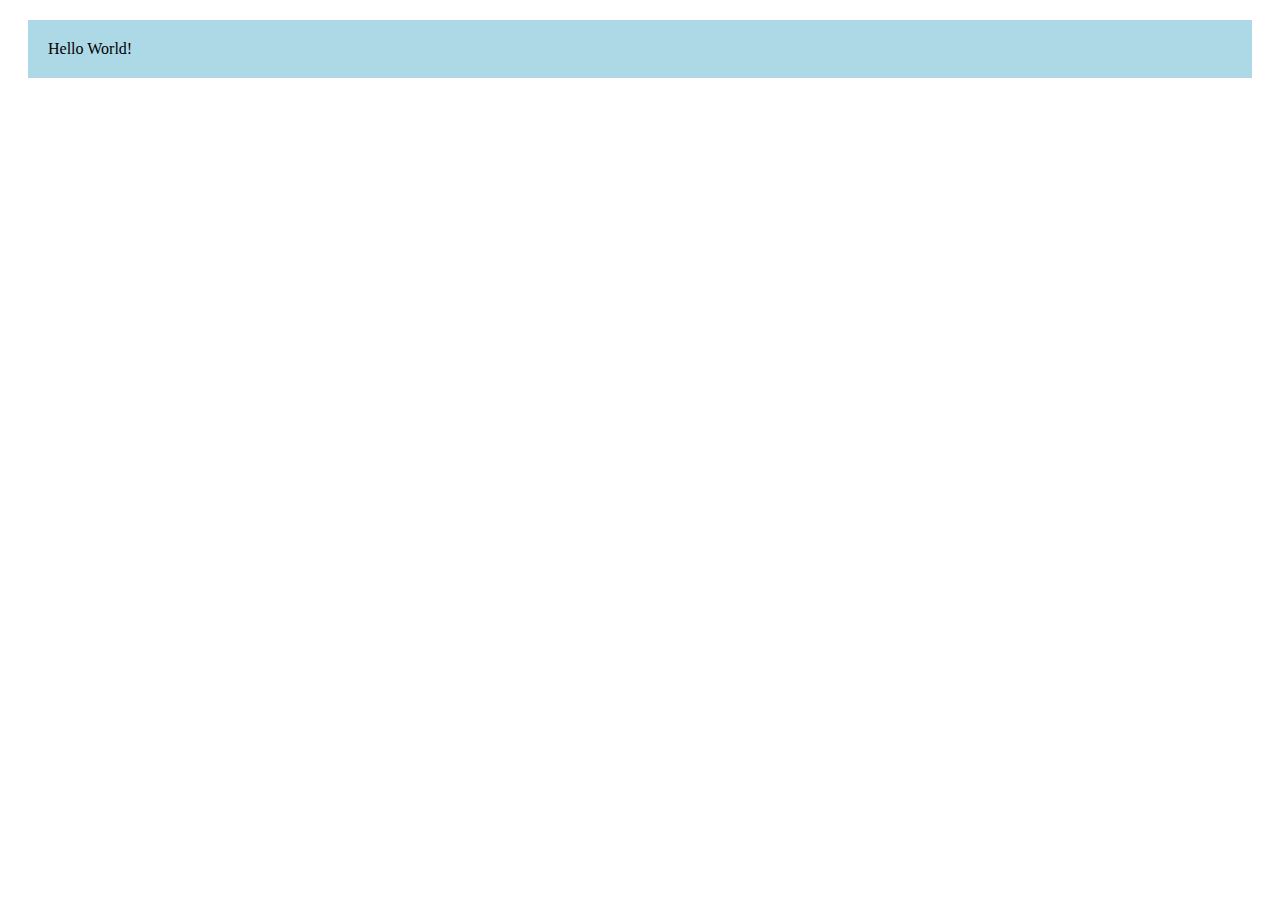
<file: JS/lab 1/index.html>
<!DOCTYPE html>
<html lang="en">
<head>
    <meta charset="UTF-8">
    <meta name="viewport" content="width=device-width, initial-scale=1.0">
    <title>Lab 1</title>
    <style>
        div {
            background-color: lightblue;
            margin: 20px;
            padding: 20px;
        }
    </style>
</head>
<body>
    <!-- Вивести ім’я студента в замість «Hello world!» -->
    <div onmouseout='myevent()'>Hello World!</div>
</body>
<script src="index.js"></script>
</html>
</file>
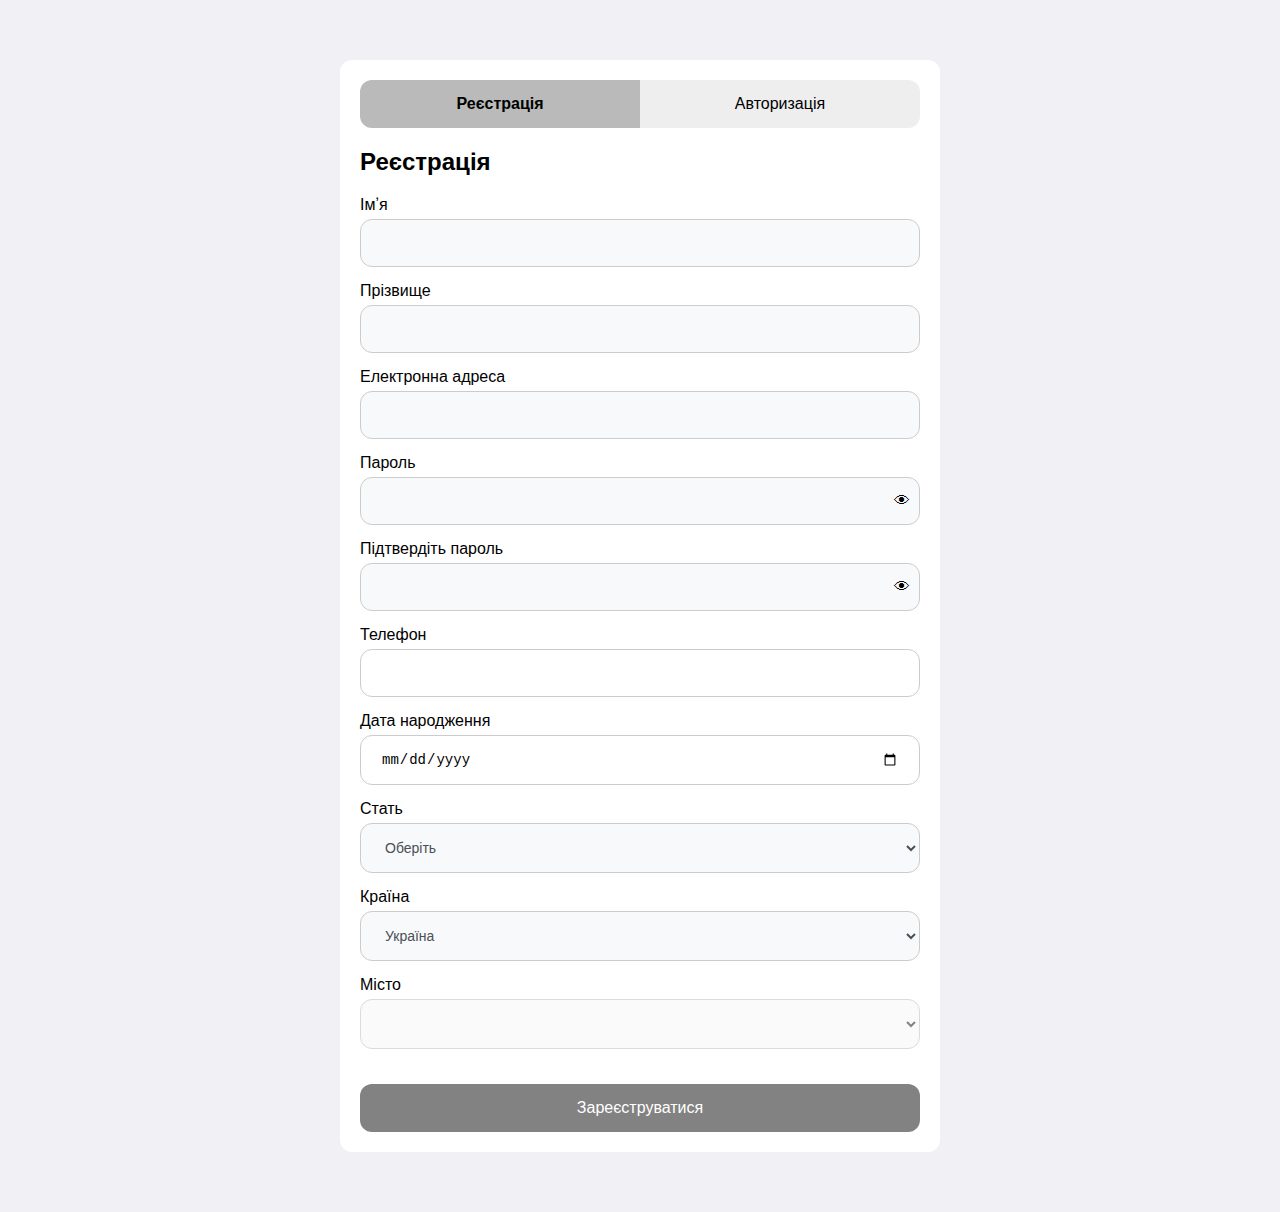
<file: JS/lab 9/index.html>
<!DOCTYPE html>
<html lang="uk">
<head>
  <meta charset="UTF-8" />
  <meta name="viewport" content="width=device-width, initial-scale=1.0"/>
  <title>Форма реєстрації та авторизації</title>
  <link rel="stylesheet" href="styles.css" />
</head>
<body>
  <div class="container">
    <div class="tabs">
      <button class="tab active left-tab" data-tab="register">Реєстрація</button>
      <button class="tab right-tab" data-tab="login">Авторизація</button>
    </div>

    <form id="register-form" class="form active">
      <h2>Реєстрація</h2>
      <div class="form-group">
        <label>Імʼя</label>
        <input type="text" name="firstName" required />
        <small></small>
      </div>
      <div class="form-group">
        <label>Прізвище</label>
        <input type="text" name="lastName" required />
        <small></small>
      </div>
      <div class="form-group">
        <label>Електронна адреса</label>
        <input type="email" name="email" required />
        <small></small>
      </div>
      <div class="form-group password-field">
        <label>Пароль</label>
        <input type="password" name="password" required />
        <span class="toggle-eye">👁</span>
        <small></small>
      </div>
      <div class="form-group password-field">
        <label>Підтвердіть пароль</label>
        <input type="password" name="confirmPassword" required />
        <span class="toggle-eye">👁</span>
        <small></small>
      </div>
      <div class="form-group">
        <label>Телефон</label>
        <input type="tel" name="phone" required />
        <small></small>
      </div>
      <div class="form-group">
        <label>Дата народження</label>
        <input type="date" name="dob" required />
        <small></small>
      </div>
      <div class="form-group">
        <label>Стать</label>
        <select name="sex" required>
          <option value="">Оберіть</option>
          <option value="male">Чоловік</option>
          <option value="female">Жінка</option>
        </select>
        <small></small>
      </div>
      <div class="form-group">
        <label>Країна</label>
        <select name="country" required></select>
        <small></small>
      </div>
      <div class="form-group">
        <label>Місто</label>
        <select name="city" disabled required></select>
        <small></small>
      </div>
      <button type="submit">Зареєструватися</button>
    </form>

    <form id="login-form" class="form">
      <h2>Авторизація</h2>
      <div class="form-group">
        <label>Імʼя користувача</label>
        <input type="text" name="username" required />
        <small></small>
      </div>
      <div class="form-group password-field">
        <label>Проль</label>
        <input type="password" name="loginPassword" required />
        <span class="toggle-eye">👁</span>
        <small></small>
      </div>
      <div class="form-group checkbox">
        <input type="checkbox" name="remember" />
        <label>Запам'ятати мене</label>
      </div>
      <button type="submit">Увійти</button>
    </form>
  </div>

  <script src="script.js"></script>
</body>
</html>
</file>
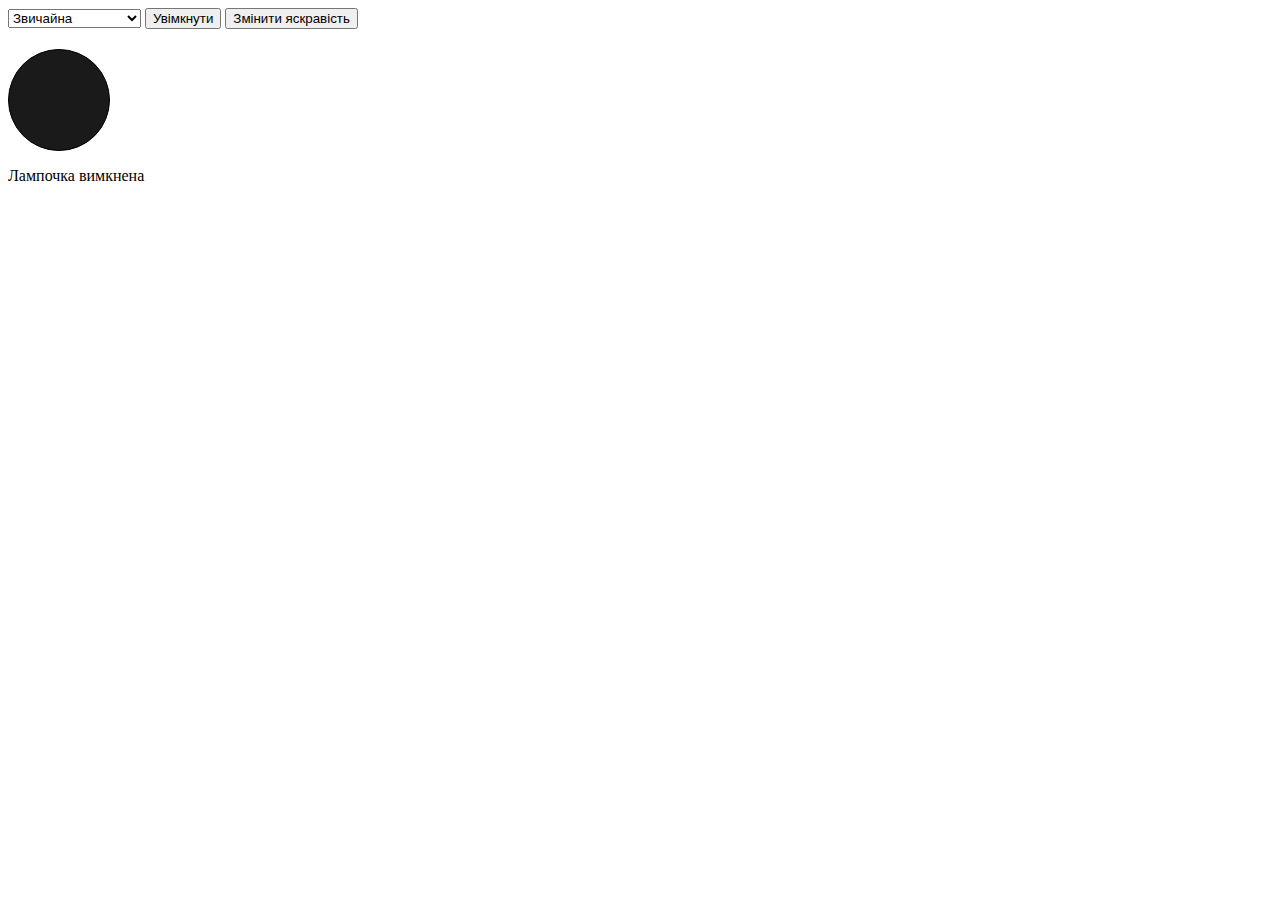
<file: JS/lab 5/task1/index.html>
<!DOCTYPE html>
<html lang="en">
<head>
    <meta charset="UTF-8">
    <meta name="viewport" content="width=device-width, initial-scale=1.0">
    <title>Document</title>

    <style>
.bulb {
  width: 100px;
  height: 100px;
  border-radius: 50%;
  margin-top: 20px;
  background-color: grey;
  transition: background-color 0.5s, filter 0.5s;
  border: black;
  border: 1px solid black;
}

.on.regular {
  background-color: yellow;
}

.on.eco {
  background-color: lightcyan;
}

.on.led {
  background-color: lightblue;
}

.off {
  background-color: #333;
  filter: brightness(0.5);
}

    </style>
</head>
<body>
    <div>
        <select id="bulbType">
          <option value="regular">Звичайна</option>
          <option value="eco">Енергозберігаюча</option>
          <option value="led">Світлодіодна</option>
        </select>
        <button id="toggleBtn">Увімкнути</button>
        <button id="brightnessBtn">Змінити яскравість</button>
      
        <div id="bulb" class="bulb off regular"></div>
        <p id="statusText">Лампочка вимкнена</p>
      </div>      
</body>
<script src="index.js"></script>
</html>
</file>
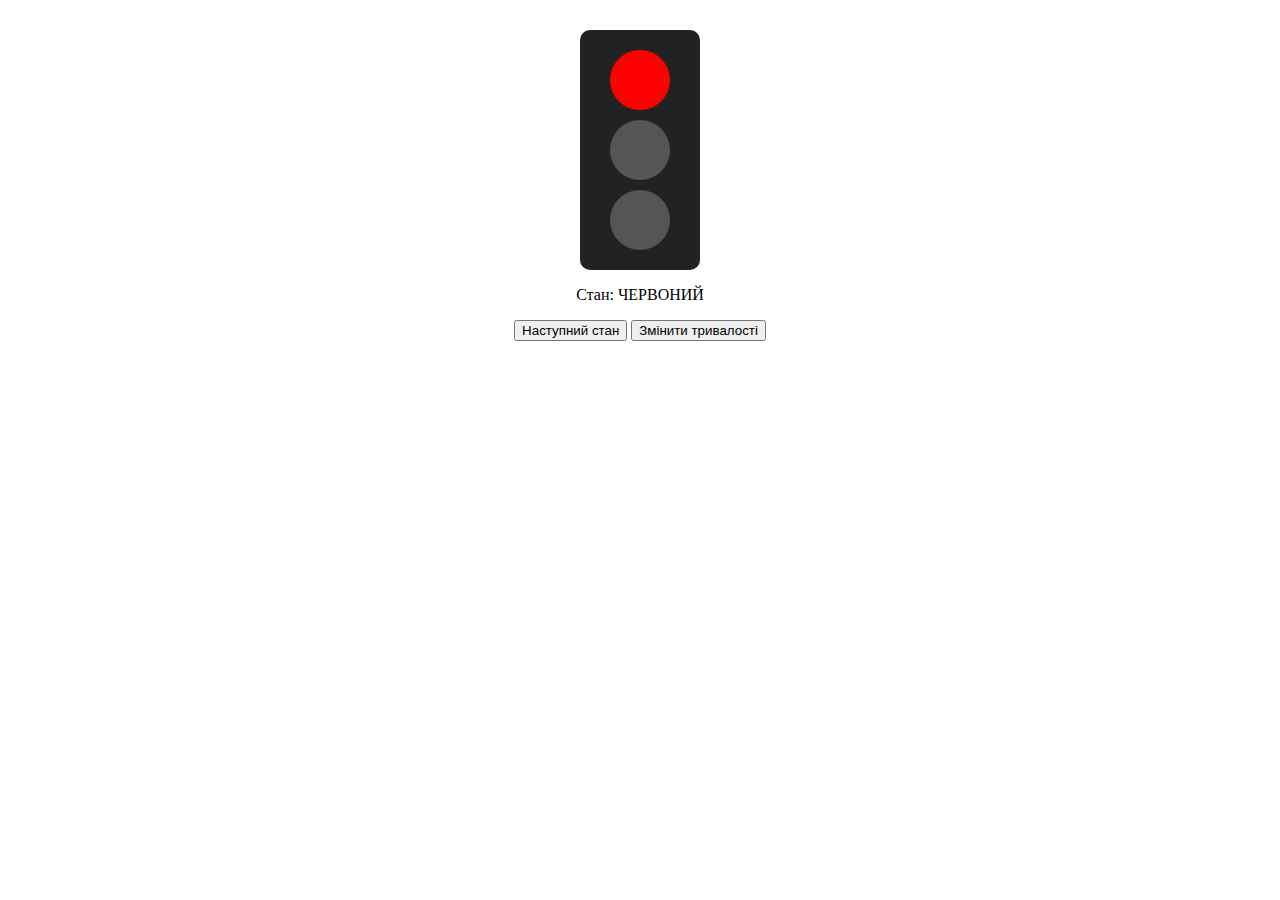
<file: JS/lab 5/task2/index.html>
<!DOCTYPE html>
<html lang="en">
<head>
    <meta charset="UTF-8">
    <meta name="viewport" content="width=device-width, initial-scale=1.0">
    <title>Document</title>
    <style>
        #trafficLight {
  width: 100px;
  margin: 0 auto;
  padding: 10px;
  background: #222;
  border-radius: 10px;
}

.light {
  width: 60px;
  height: 60px;
  margin: 10px auto;
  border-radius: 50%;
  background: #555;
  transition: background 0.5s;
}

#red.active { background: red; }
#yellow.active { background: yellow; }
#green.active { background: lime; }

    </style>
</head>
<body>
    <div style="text-align: center; margin-top: 30px;">
        <div id="trafficLight">
          <div id="red" class="light"></div>
          <div id="yellow" class="light"></div>
          <div id="green" class="light"></div>
        </div>
      
        <p id="status">Стан: -</p>
        
        <button onclick="manualNext()">Наступний стан</button>
        <button onclick="changeDurations()">Змінити тривалості</button>
      </div>
      
</body>
<script src="index.js"></script>
</html>
</file>
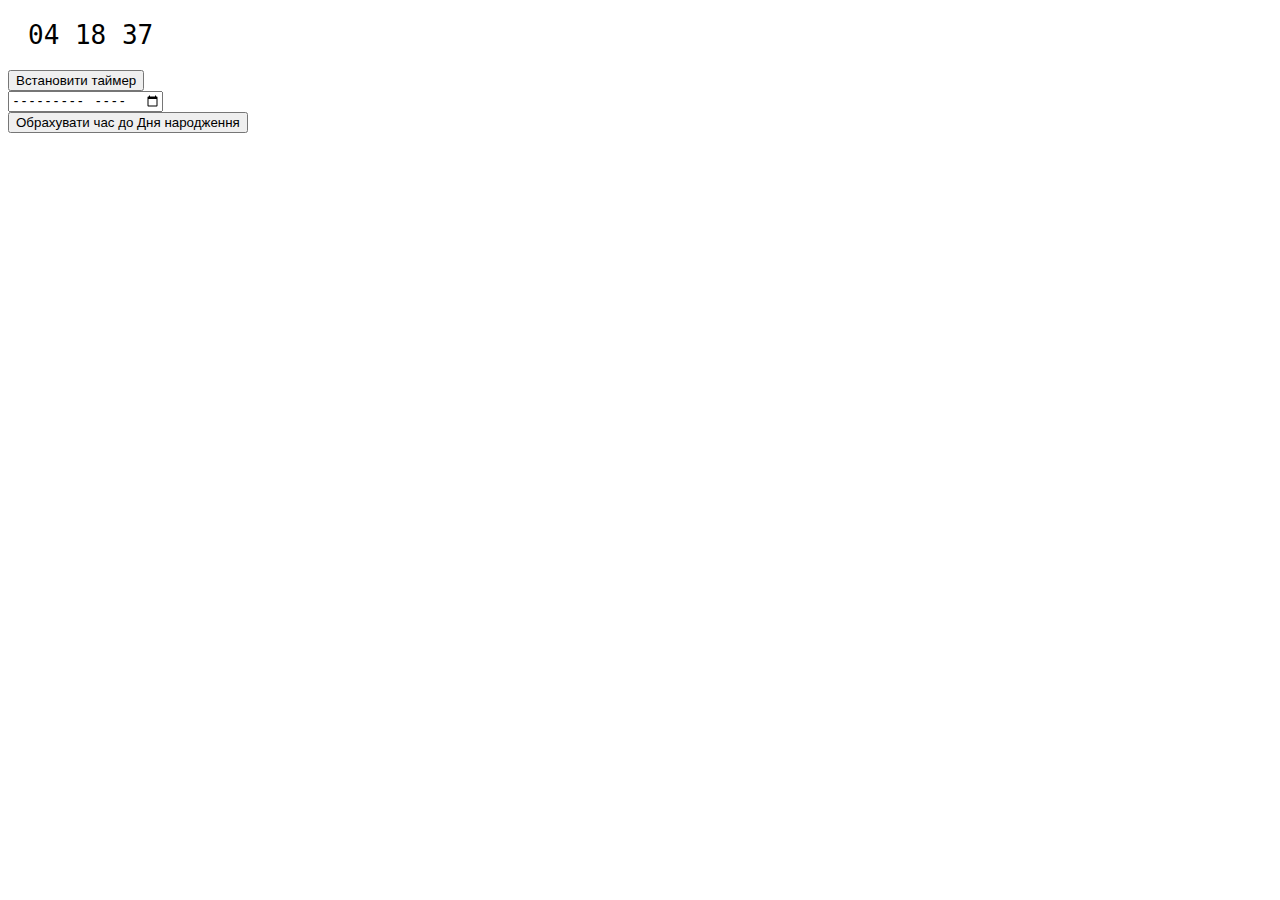
<file: JS/lab 5/task3/index.html>
<!DOCTYPE html>
<html lang="en">
<head>
    <meta charset="UTF-8">
    <meta name="viewport" content="width=device-width, initial-scale=1.0">
    <title>Document</title>
</head>
<body>
    <div id="clock" style="font-size: 2em; font-family: monospace; margin: 20px;"></div>

    <div>
        <button onclick="setCountdown()">Встановити таймер</button>
        <div id="countdown"></div>
      </div>

      <div>
        <input type="month" id="calendarInput" />
        <div id="calendar"></div>
      </div>

      <div>
        <button onclick="calcBirthday()">Обрахувати час до Дня народження</button>
        <div id="birthdayOutput"></div>
      </div>
      
</body>
<script src="index.js"></script>
</html>
</file>
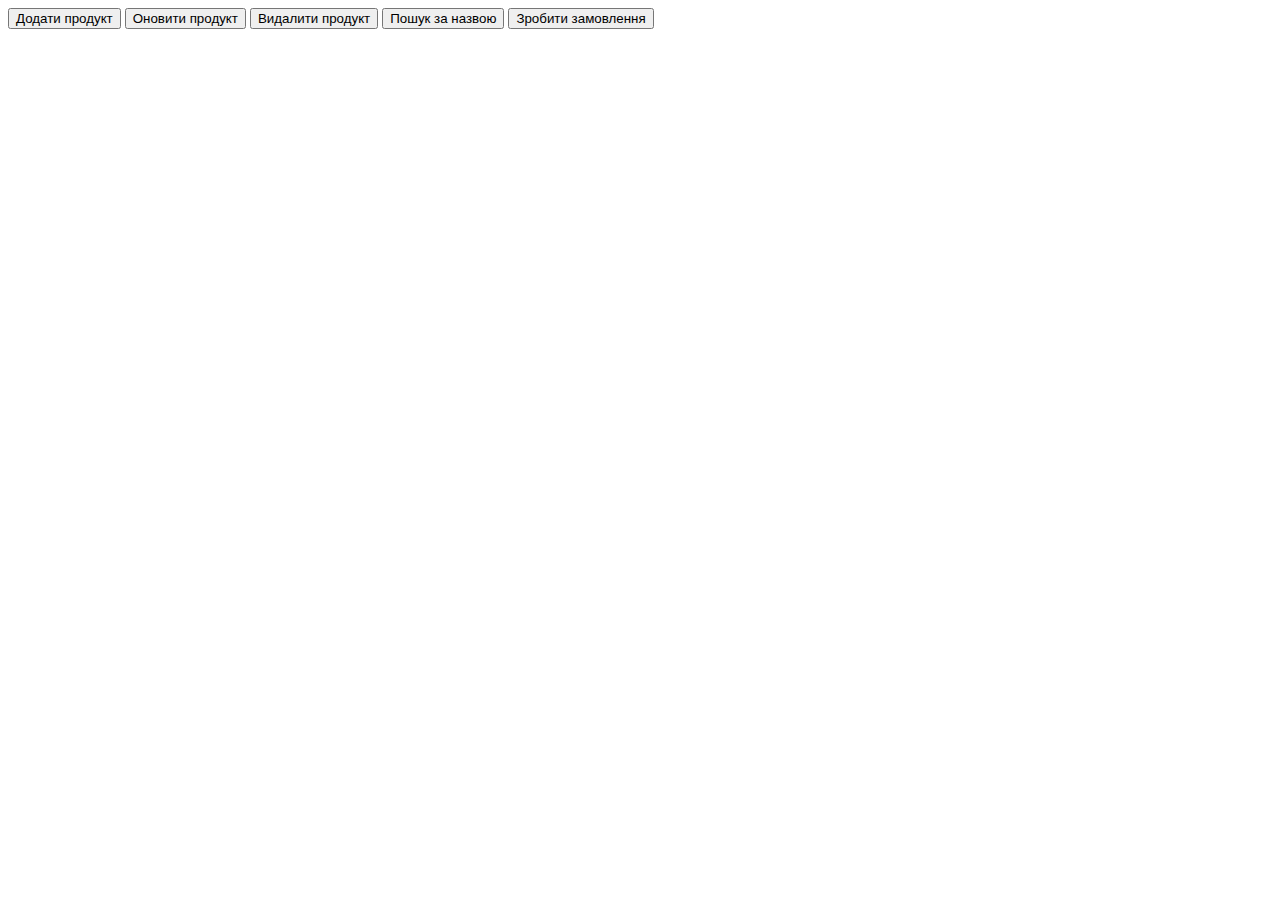
<file: JS/lab 5/task4/index.html>
<!DOCTYPE html>
<html lang="en">
<head>
    <meta charset="UTF-8">
    <meta name="viewport" content="width=device-width, initial-scale=1.0">
    <title>Document</title>
</head>
<body>
    <div>
        <button onclick="addProduct()">Додати продукт</button>
        <button onclick="updateProduct()">Оновити продукт</button>
        <button onclick="deleteProduct()">Видалити продукт</button>
        <button onclick="searchProduct()">Пошук за назвою</button>
        <button onclick="makeOrder()">Зробити замовлення</button>
      </div>
      <pre id="output"></pre>
      
</body>
<script src="index.js"></script>
</html>
</file>
<file: JS/lab 9/styles.css>
* {
    box-sizing: border-box;
  }
  
  body {
    font-family: Arial, sans-serif;
    background: #f0f0f5;
    margin: 0;
    padding: 0;
  }
  
  .container {
    max-width: 600px;
    margin: 60px auto;
    background: white;
    padding: 20px;
    border-radius: 12px;
  }
  
  .tabs {
    display: flex;
    margin-bottom: 20px;
    border-radius: 12px;
  }
  
  .tab {
    flex: 1;
    padding: 15px;
    background: #eee;
    border: none;
    cursor: pointer;
    font-size: 16px;
  }
  .left-tab {
    border-top-left-radius: 12px;
    border-bottom-left-radius: 12px;
  }
  .right-tab {
    border-top-right-radius: 12px;
    border-bottom-right-radius: 12px;
  }
  

  
  .tab.active {
    background: #bababa;
    font-weight: bold;
  }
  
  .form {
    display: none;
  }
  
  .form.active {
    display: block;
  }
  
  .form-group {
    margin-bottom: 15px;
    position: relative;
  }
  
  .form-group label {
    display: block;
    margin-bottom: 5px;
  }
  

  .form-group.success input,
  .form-group.success select {
    border-color: rgb(150, 150, 150);
  }
  
  .form-group.error input,
  .form-group.error select {
    border-color: red;
  }
  
  .form-group small {
    color: red;
    font-size: 12px;
    display: none;
  }
  
  .form-group.error small {
    display: block;
  }
  
  .password-field {
    position: relative;
  }
  
  .toggle-eye {
    position: absolute;
    top: 38px;
    right: 10px;
    cursor: pointer;
  }
  
  button[type="submit"] {
    background: #828282;
    color: white;
    padding: 15px;
    border: none;
    width: 100%;
    font-size: 16px;
    border-radius: 12px;
    cursor: pointer;
    margin-top: 20px;

  }
  
  .checkbox {
    display: flex;
    align-items: center;
    justify-content: end;
  }
  
  .checkbox input[type="checkbox"] {
    margin-right: 6px;
    margin-bottom: 10px;
    width: auto;
  }
  .form-group input,
  .form-group select {
    width: 100%;
    border-radius: 12px;
    padding: 15px 20px;
    border: 1px solid #ccc;
    font-size: 14px;
    outline: none;
    transition: border-color 0.3s ease;
  }
  
  .form-group input:focus, .form-group select:focus {
    border-color: #007bff;
    box-shadow: 0 0 5px rgba(0, 123, 255, 0.5);
  }
  
  .form-group select {
    background-color: #f8f9fa;
    color: #495057;
  }
  
  .form-group input[type="text"], .form-group input[type="email"], .form-group input[type="password"], .form-group input[type="number"], .form-group input[type="search"] {
    background-color: #f8f9fa;
    color: #495057;
  }
</file>
